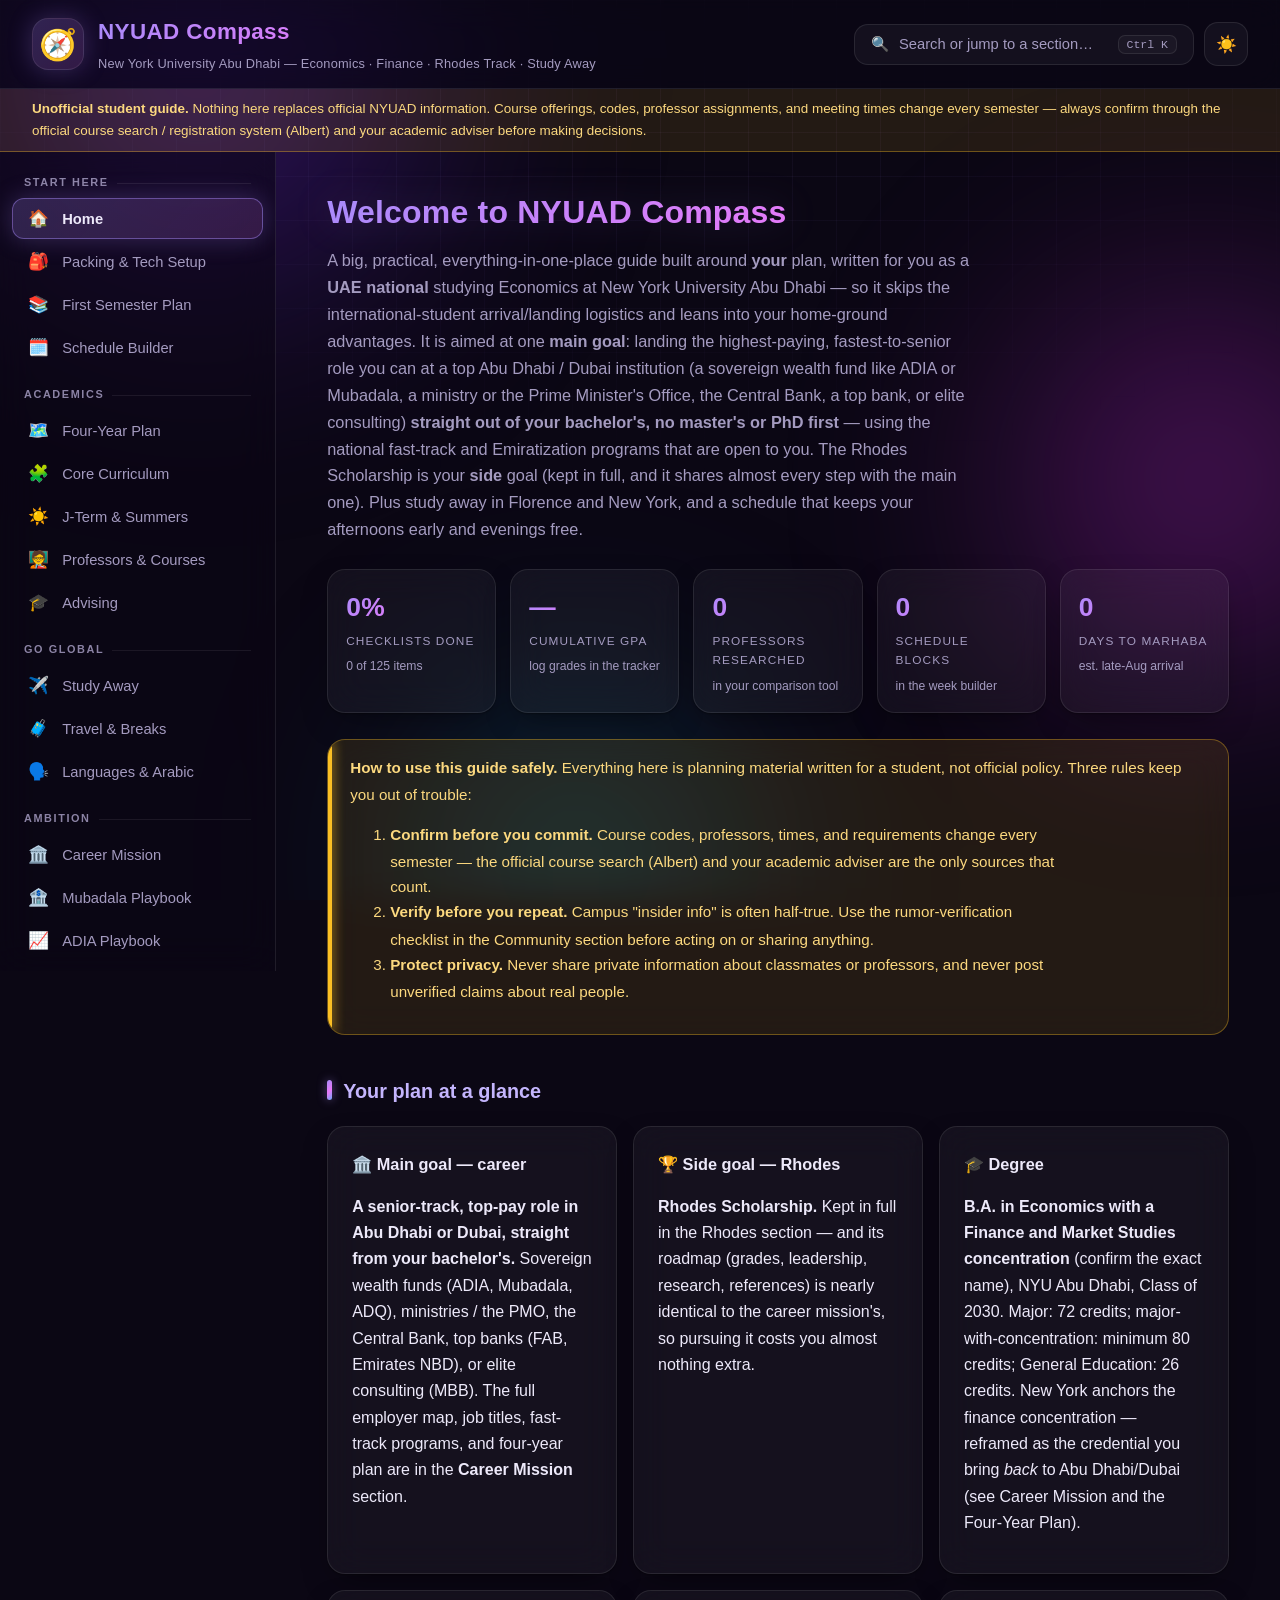
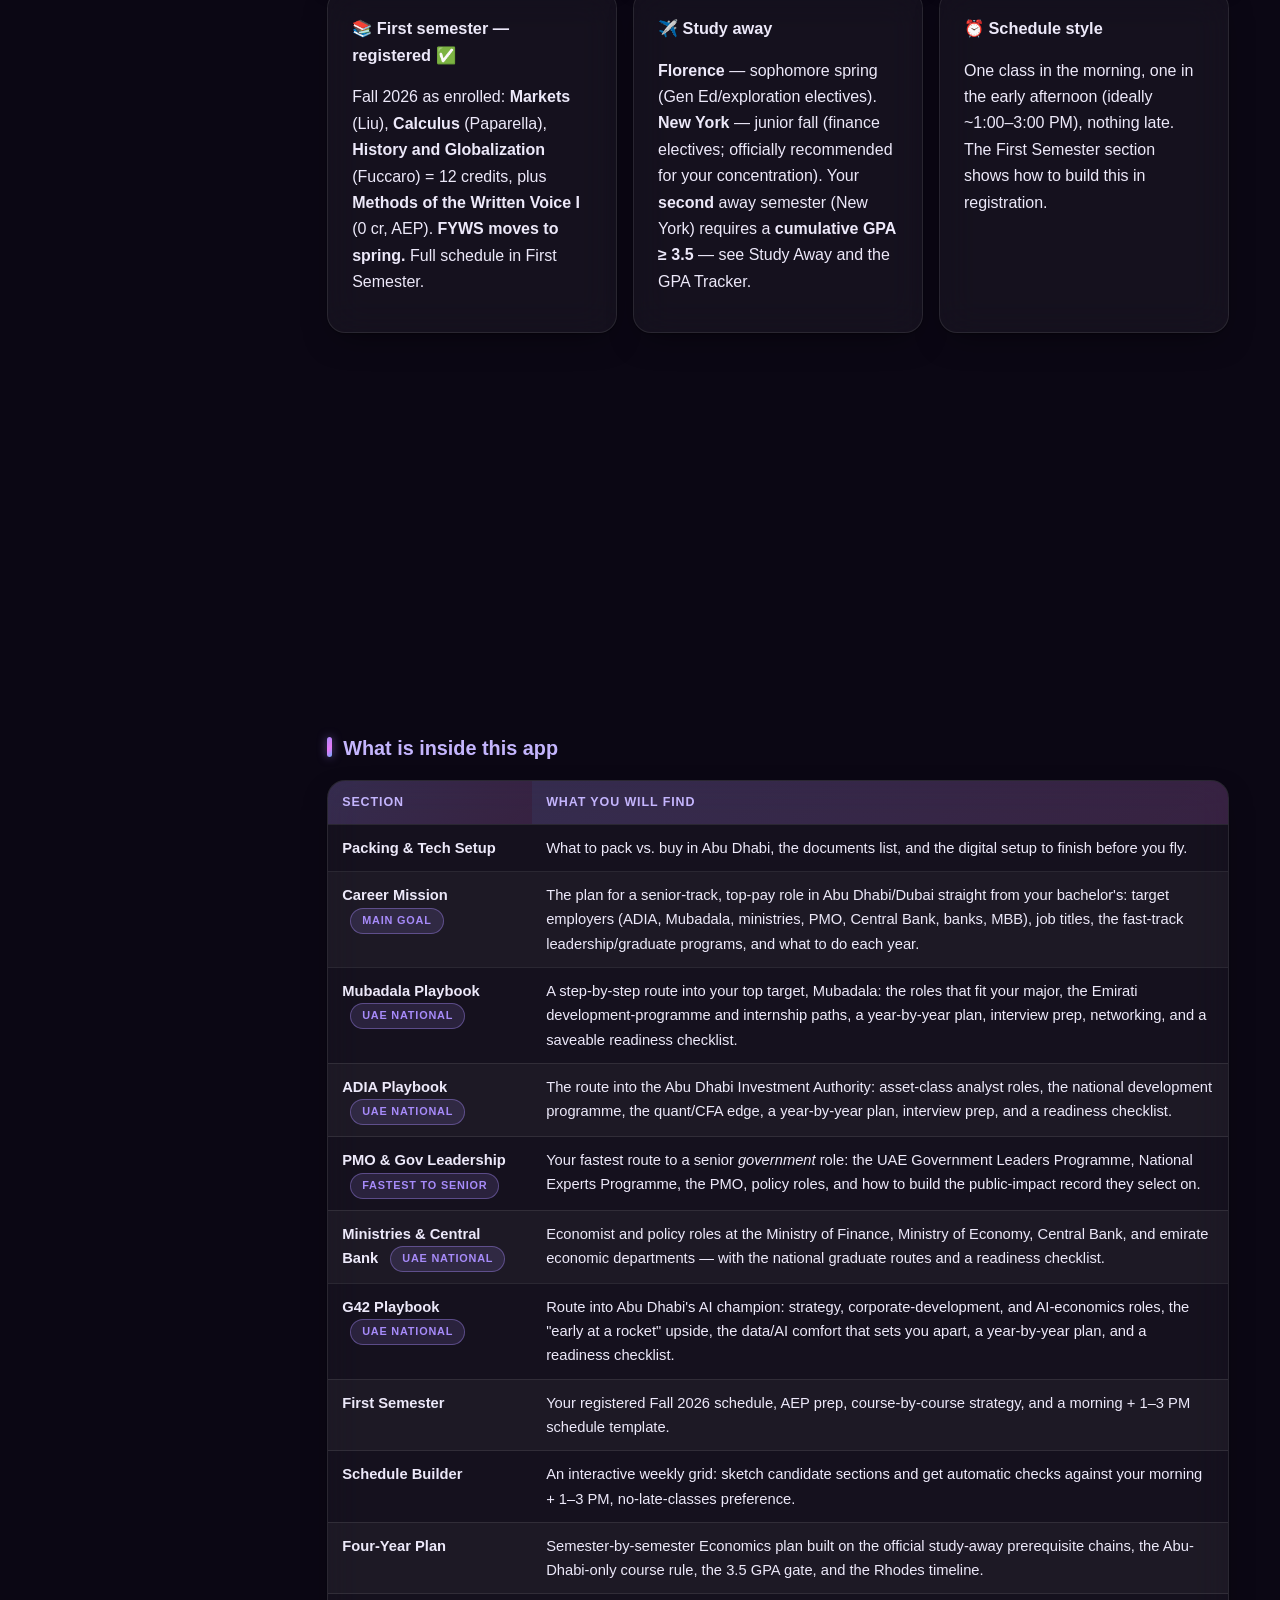
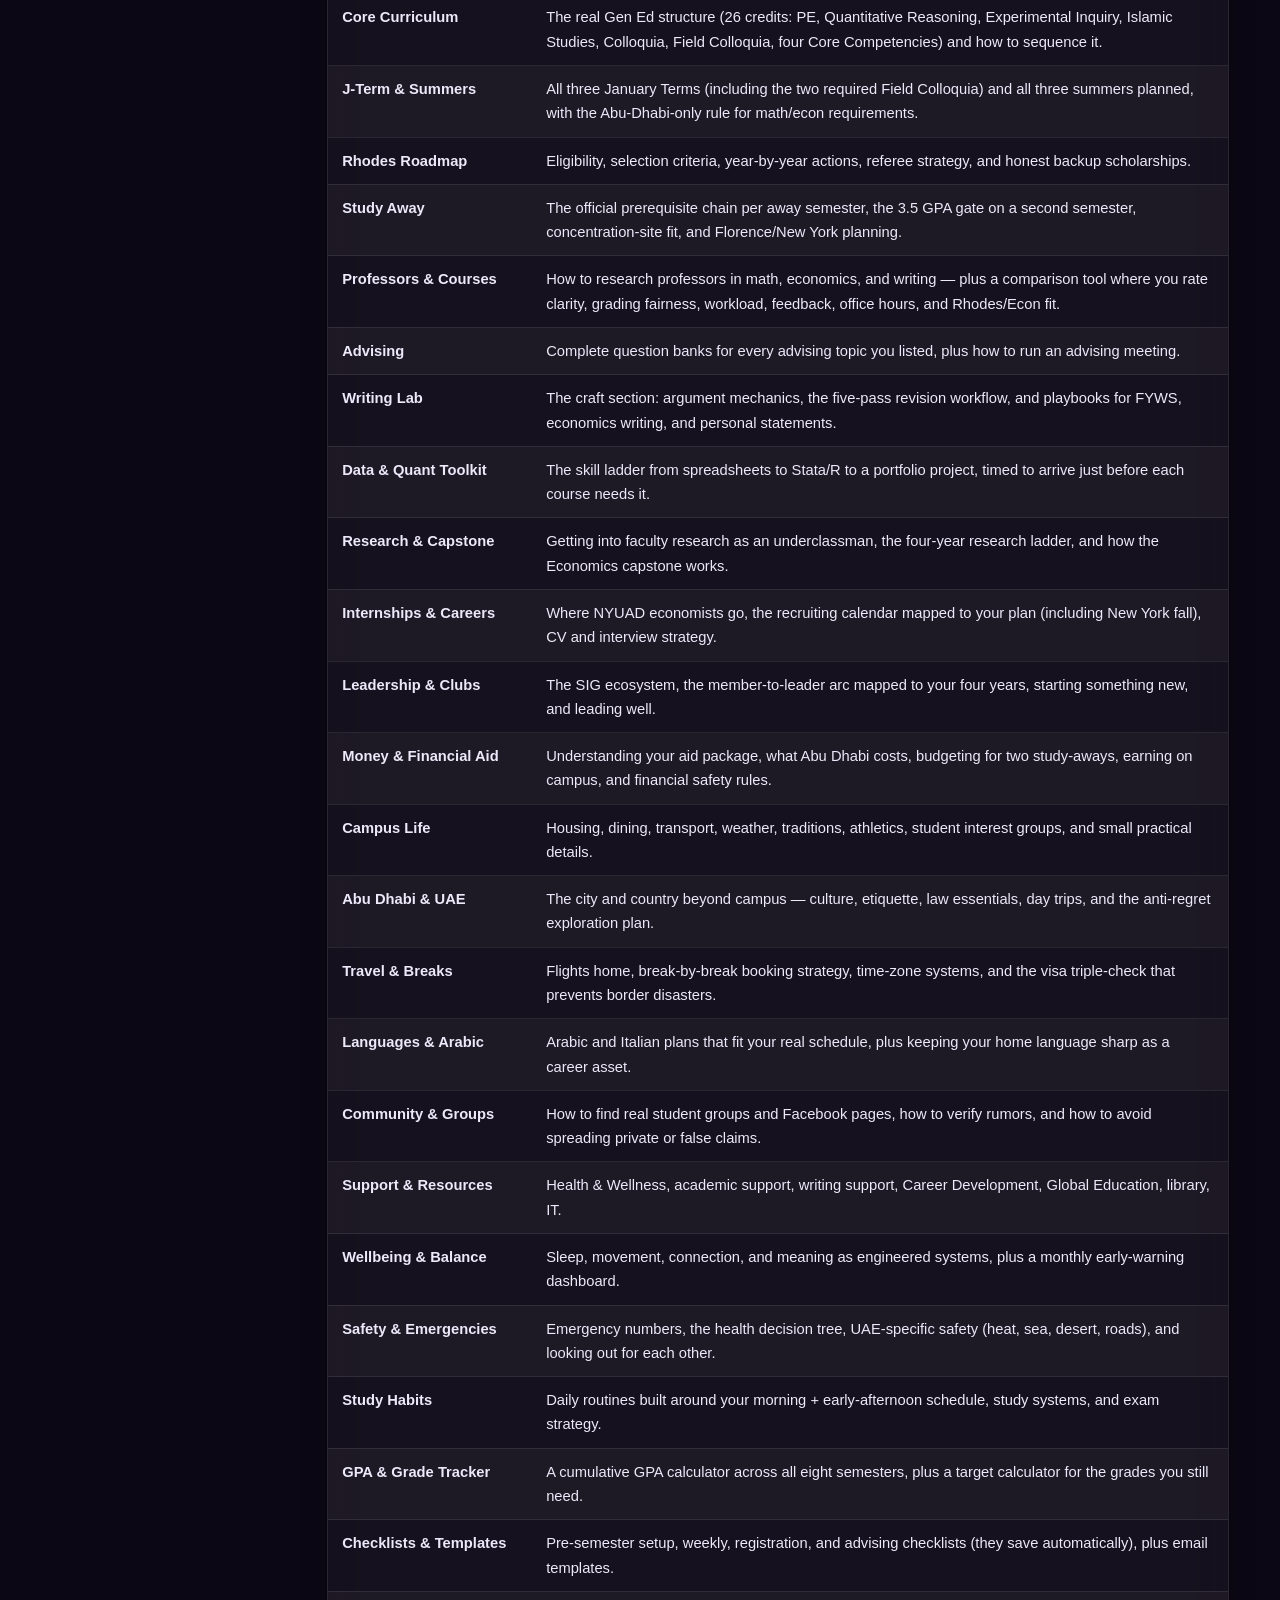
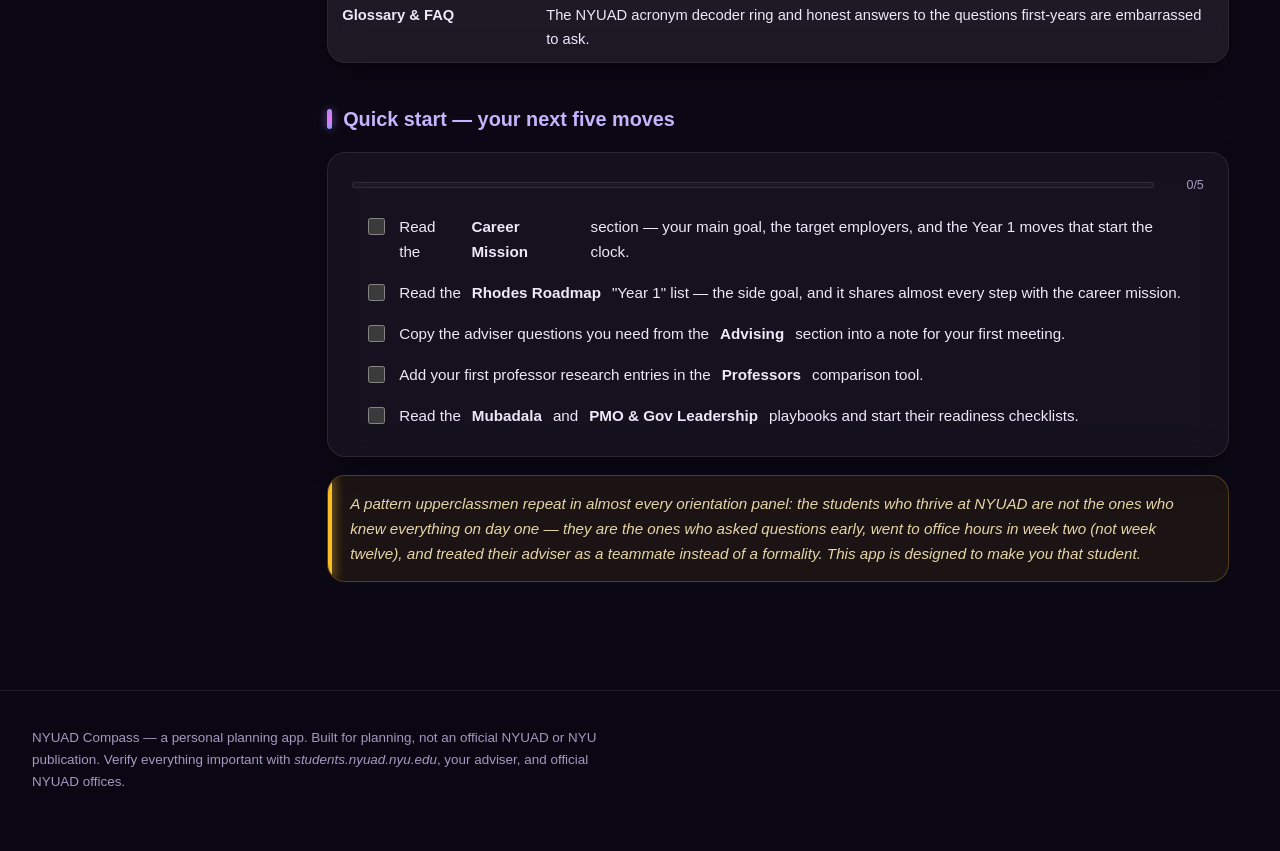
<file: index.html>
<!DOCTYPE html>
<html lang="en">
<head>
<meta charset="UTF-8">
<meta name="viewport" content="width=device-width, initial-scale=1.0">
<meta http-equiv="Cache-Control" content="no-cache, no-store, must-revalidate">
<meta http-equiv="Pragma" content="no-cache">
<meta http-equiv="Expires" content="0">
<title>NYUAD Compass — Student Guide &amp; Four-Year Planner</title>
<link rel="stylesheet" href="css/styles.css?v=20260724">
<script>
  (function () {
    try {
      var saved = localStorage.getItem("nyuad-compass-theme");
      if (saved === "dark" || saved === "light") {
        document.documentElement.setAttribute("data-theme", saved);
      }
    } catch (e) { /* private mode */ }
  })();
</script>
</head>
<body>

<div class="bg-aurora" aria-hidden="true">
  <span class="blob b1"></span>
  <span class="blob b2"></span>
  <span class="blob b3"></span>
</div>
<div class="bg-grid" aria-hidden="true"></div>
<div class="scroll-progress" id="scroll-progress" aria-hidden="true"></div>

<header class="topbar">
  <div class="brand">
    <span class="brand-mark">🧭</span>
    <div>
      <h1>NYUAD Compass</h1>
      <p class="tagline">New York University Abu Dhabi — Economics · Finance · Rhodes Track · Study Away</p>
    </div>
  </div>
  <div class="topbar-right">
    <button type="button" class="palette-trigger" id="palette-trigger" aria-label="Search the guide">
      <span>🔍</span><span class="trigger-text">Search or jump to a section…</span>
      <span class="kbd-hint">Ctrl K</span>
    </button>
    <button type="button" class="theme-toggle" id="theme-toggle" aria-label="Toggle dark mode" title="Toggle dark mode">🌙</button>
  </div>
</header>

<div class="disclaimer" role="note">
  <strong>Unofficial student guide.</strong> Nothing here replaces official NYUAD information. Course offerings, codes,
  professor assignments, and meeting times change every semester — always confirm through the official course search /
  registration system (Albert) and your academic adviser before making decisions.
</div>

<div class="layout">
  <nav class="sidenav" id="sidenav" aria-label="Guide sections"></nav>
  <main id="main-content"></main>
</div>

<footer class="footer">
  <p>NYUAD Compass — a personal planning app. Built for planning, not an official NYUAD or NYU publication.
  Verify everything important with <em>students.nyuad.nyu.edu</em>, your adviser, and official NYUAD offices.</p>
</footer>

<div class="palette-overlay" id="palette-overlay" role="dialog" aria-modal="true" aria-label="Search">
  <div class="palette">
    <input type="search" id="global-search" placeholder="Search everything… Calculus, Florence, Rhodes, GPA gate…" aria-label="Search the guide" autocomplete="off">
    <div id="search-results" class="search-results hidden" aria-live="polite"></div>
    <div class="palette-foot">
      <span><kbd>↵</kbd> open top result</span>
      <span><kbd>Esc</kbd> close</span>
      <span><kbd>Ctrl</kbd>+<kbd>K</kbd> toggle</span>
    </div>
  </div>
</div>

<button type="button" class="back-top" id="back-top" aria-label="Back to top">↑</button>

<script src="js/sections/home.js?v=20260724"></script>
<script src="js/sections/packing.js?v=20260724"></script>
<script src="js/sections/first-semester.js?v=20260724"></script>
<script src="js/sections/schedule-builder.js?v=20260724"></script>
<script src="js/sections/four-year.js?v=20260724"></script>
<script src="js/sections/career-mission.js?v=20260724"></script>
<script src="js/sections/mubadala.js?v=20260724"></script>
<script src="js/sections/adia.js?v=20260724"></script>
<script src="js/sections/pmo.js?v=20260724"></script>
<script src="js/sections/ministries.js?v=20260724"></script>
<script src="js/sections/g42.js?v=20260724"></script>
<script src="js/sections/core-curriculum.js?v=20260724"></script>
<script src="js/sections/jterm-summer.js?v=20260724"></script>
<script src="js/sections/rhodes.js?v=20260724"></script>
<script src="js/sections/study-away.js?v=20260724"></script>
<script src="js/sections/professors.js?v=20260724"></script>
<script src="js/sections/advising.js?v=20260724"></script>
<script src="js/sections/writing-lab.js?v=20260724"></script>
<script src="js/sections/quant-toolkit.js?v=20260724"></script>
<script src="js/sections/research-capstone.js?v=20260724"></script>
<script src="js/sections/careers.js?v=20260724"></script>
<script src="js/sections/leadership.js?v=20260724"></script>
<script src="js/sections/money.js?v=20260724"></script>
<script src="js/sections/campus-life.js?v=20260724"></script>
<script src="js/sections/abu-dhabi.js?v=20260724"></script>
<script src="js/sections/travel.js?v=20260724"></script>
<script src="js/sections/languages.js?v=20260724"></script>
<script src="js/sections/community.js?v=20260724"></script>
<script src="js/sections/support.js?v=20260724"></script>
<script src="js/sections/wellbeing.js?v=20260724"></script>
<script src="js/sections/safety.js?v=20260724"></script>
<script src="js/sections/habits.js?v=20260724"></script>
<script src="js/sections/gpa-tools.js?v=20260724"></script>
<script src="js/sections/checklists.js?v=20260724"></script>
<script src="js/sections/glossary.js?v=20260724"></script>
<script src="js/app.js?v=20260724"></script>
</body>
</html>
</file>
<file: css/styles.css>
/* ==========================================================================
   NYUAD Compass — futuristic glass design system
   Dark-first aurora glassmorphism. Light theme via [data-theme="light"].
   Variable names are stable — section HTML references them inline.
   ========================================================================== */

:root {
  /* brand */
  --violet: #a78bfa;
  --violet-dark: #c4b5fd;
  --violet-light: rgba(167, 139, 250, 0.14);
  --accent: #e879f9;
  --gold: #fbbf24;

  /* text */
  --ink: #ede9fa;
  --ink-soft: #a49bc0;

  /* surfaces */
  --bg: #0b0714;
  --card: rgba(255, 255, 255, 0.045);
  --card-solid: #171126;
  --stripe: rgba(255, 255, 255, 0.03);
  --line: rgba(255, 255, 255, 0.09);
  --hourline: rgba(255, 255, 255, 0.06);
  --glass-blur: 18px;

  /* status */
  --ok: #34d399;
  --ok-bg: rgba(52, 211, 153, 0.10);
  --ok-text: #86efc9;
  --ok-border: rgba(52, 211, 153, 0.35);
  --warn: #fbbf24;
  --warn-bg: rgba(251, 191, 36, 0.10);
  --warn-text: #fcd97f;
  --warn-border: rgba(251, 191, 36, 0.35);
  --danger: #fb7185;
  --danger-bg: rgba(251, 113, 133, 0.10);
  --danger-text: #fda4b3;
  --danger-border: rgba(251, 113, 133, 0.35);
  --info: #38bdf8;
  --info-bg: rgba(56, 189, 248, 0.10);
  --info-text: #93dcfb;
  --info-border: rgba(56, 189, 248, 0.35);
  --anecdote-bg: rgba(251, 191, 36, 0.07);
  --anecdote-border: rgba(251, 191, 36, 0.25);
  --anecdote-text: #e6d5a8;
  --goal-bg: rgba(251, 191, 36, 0.12);
  --on-accent: #ffffff;

  /* fx */
  --shadow-color: 0, 0, 0;
  --radius: 18px;
  --shadow: 0 1px 2px rgba(0,0,0,0.35), 0 12px 32px -12px rgba(0,0,0,0.5);
  --shadow-lg: 0 24px 70px -20px rgba(0, 0, 0, 0.75);
  --glow: 0 0 24px rgba(167, 139, 250, 0.25);
  --grad: linear-gradient(135deg, #a78bfa 0%, #e879f9 55%, #38bdf8 120%);
  --grad-soft: linear-gradient(135deg, rgba(167,139,250,0.22), rgba(232,121,249,0.16));

  color-scheme: dark;
}

:root[data-theme="light"] {
  --violet: #7c3aed;
  --violet-dark: #5b21b6;
  --violet-light: rgba(124, 58, 237, 0.10);
  --accent: #c026d3;
  --gold: #b45309;

  --ink: #241f33;
  --ink-soft: #5f5878;

  --bg: #f4f2fb;
  --card: rgba(255, 255, 255, 0.72);
  --card-solid: #ffffff;
  --stripe: rgba(124, 58, 237, 0.035);
  --line: rgba(60, 30, 120, 0.13);
  --hourline: rgba(60, 30, 120, 0.08);

  --ok: #059669;
  --ok-bg: rgba(5, 150, 105, 0.09);
  --ok-text: #065f46;
  --ok-border: rgba(5, 150, 105, 0.3);
  --warn: #b45309;
  --warn-bg: rgba(217, 119, 6, 0.10);
  --warn-text: #92400e;
  --warn-border: rgba(217, 119, 6, 0.3);
  --danger: #dc2626;
  --danger-bg: rgba(220, 38, 38, 0.08);
  --danger-text: #991b1b;
  --danger-border: rgba(220, 38, 38, 0.3);
  --info: #0369a1;
  --info-bg: rgba(3, 105, 161, 0.08);
  --info-text: #075985;
  --info-border: rgba(3, 105, 161, 0.3);
  --anecdote-bg: rgba(180, 83, 9, 0.06);
  --anecdote-border: rgba(180, 83, 9, 0.22);
  --anecdote-text: #6d4a1f;
  --goal-bg: rgba(180, 83, 9, 0.10);
  --on-accent: #ffffff;

  --shadow-color: 76, 51, 133;
  --shadow: 0 1px 2px rgba(76,51,133,0.08), 0 12px 32px -14px rgba(76,51,133,0.22);
  --shadow-lg: 0 24px 70px -24px rgba(76, 51, 133, 0.35);
  --glow: 0 0 24px rgba(124, 58, 237, 0.14);
  --grad: linear-gradient(135deg, #7c3aed 0%, #c026d3 55%, #0284c7 120%);
  --grad-soft: linear-gradient(135deg, rgba(124,58,237,0.10), rgba(192,38,211,0.08));

  color-scheme: light;
}

/* ---------- base ---------- */

* { box-sizing: border-box; }
html { scroll-behavior: smooth; }

body {
  margin: 0;
  font-family: "Segoe UI Variable", "Segoe UI", -apple-system, BlinkMacSystemFont, Inter, Roboto, "Helvetica Neue", Arial, sans-serif;
  color: var(--ink);
  background: var(--bg);
  line-height: 1.65;
  transition: background-color 0.3s ease, color 0.3s ease;
  overflow-x: hidden;
}

::selection { background: rgba(167, 139, 250, 0.35); }

/* custom scrollbar */
::-webkit-scrollbar { width: 10px; height: 10px; }
::-webkit-scrollbar-track { background: transparent; }
::-webkit-scrollbar-thumb {
  background: linear-gradient(180deg, rgba(167,139,250,0.4), rgba(232,121,249,0.4));
  border-radius: 99px;
  border: 2px solid transparent;
  background-clip: padding-box;
}
::-webkit-scrollbar-thumb:hover { background: linear-gradient(180deg, rgba(167,139,250,0.7), rgba(232,121,249,0.7)); background-clip: padding-box; border: 2px solid transparent; }

/* ---------- aurora background ---------- */

.bg-aurora {
  position: fixed;
  inset: 0;
  z-index: -2;
  overflow: hidden;
  pointer-events: none;
}
.bg-aurora .blob {
  position: absolute;
  border-radius: 50%;
  filter: blur(110px);
  opacity: 0.5;
  will-change: transform;
}
.bg-aurora .b1 { width: 55vw; height: 55vw; top: -22vw; left: -12vw; background: radial-gradient(circle, #6d28d9, transparent 65%); animation: drift1 26s ease-in-out infinite alternate; }
.bg-aurora .b2 { width: 44vw; height: 44vw; top: 22vh; right: -16vw; background: radial-gradient(circle, #c026d3, transparent 65%); animation: drift2 32s ease-in-out infinite alternate; }
.bg-aurora .b3 { width: 38vw; height: 38vw; bottom: -16vw; left: 26vw; background: radial-gradient(circle, #0e7490, transparent 65%); animation: drift3 38s ease-in-out infinite alternate; }
:root[data-theme="light"] .bg-aurora .blob { opacity: 0.20; }

@keyframes drift1 { to { transform: translate(9vw, 7vh) scale(1.12); } }
@keyframes drift2 { to { transform: translate(-7vw, -6vh) scale(0.92); } }
@keyframes drift3 { to { transform: translate(-5vw, -9vh) scale(1.08); } }

.bg-grid {
  position: fixed;
  inset: 0;
  z-index: -1;
  pointer-events: none;
  background-image:
    linear-gradient(rgba(167,139,250,0.05) 1px, transparent 1px),
    linear-gradient(90deg, rgba(167,139,250,0.05) 1px, transparent 1px);
  background-size: 44px 44px;
  mask-image: radial-gradient(ellipse 90% 70% at 50% 0%, black 30%, transparent 78%);
  -webkit-mask-image: radial-gradient(ellipse 90% 70% at 50% 0%, black 30%, transparent 78%);
}
:root[data-theme="light"] .bg-grid { opacity: 0.6; }

/* ---------- scroll progress ---------- */

.scroll-progress {
  position: fixed;
  top: 0; left: 0;
  height: 3px;
  width: 0%;
  background: var(--grad);
  z-index: 120;
  box-shadow: 0 0 12px rgba(167,139,250,0.7);
  transition: width 0.08s linear;
}

/* ---------- top bar ---------- */

.topbar {
  position: sticky;
  top: 0;
  z-index: 100;
  display: flex;
  align-items: center;
  justify-content: space-between;
  gap: 16px;
  flex-wrap: wrap;
  padding: 14px clamp(16px, 3vw, 32px);
  background: color-mix(in srgb, var(--bg) 72%, transparent);
  -webkit-backdrop-filter: blur(var(--glass-blur)) saturate(1.4);
  backdrop-filter: blur(var(--glass-blur)) saturate(1.4);
  border-bottom: 1px solid var(--line);
}

.brand { display: flex; align-items: center; gap: 14px; }
.brand-mark {
  font-size: 1.9rem;
  display: grid;
  place-items: center;
  width: 52px; height: 52px;
  border-radius: 16px;
  background: var(--grad-soft);
  border: 1px solid var(--line);
  box-shadow: var(--glow);
}
.brand h1 {
  margin: 0;
  font-size: 1.4rem;
  letter-spacing: 0.4px;
  background: var(--grad);
  -webkit-background-clip: text;
  background-clip: text;
  color: transparent;
}
.tagline { margin: 2px 0 0; font-size: 0.8rem; color: var(--ink-soft); letter-spacing: 0.2px; }

.topbar-right { display: flex; align-items: center; gap: 10px; }

/* palette trigger styled like a search field */
.palette-trigger {
  display: flex;
  align-items: center;
  gap: 10px;
  min-width: min(340px, 60vw);
  padding: 10px 16px;
  border-radius: 14px;
  border: 1px solid var(--line);
  background: var(--card);
  color: var(--ink-soft);
  font-size: 0.92rem;
  font-family: inherit;
  cursor: pointer;
  transition: border-color 0.2s ease, box-shadow 0.2s ease, transform 0.15s ease;
}
.palette-trigger:hover { border-color: rgba(167,139,250,0.5); box-shadow: var(--glow); }
.palette-trigger .kbd-hint {
  margin-left: auto;
  font-size: 0.72rem;
  padding: 2px 8px;
  border-radius: 7px;
  border: 1px solid var(--line);
  background: var(--stripe);
  font-family: ui-monospace, "Cascadia Code", Menlo, Consolas, monospace;
  color: var(--ink-soft);
}

.theme-toggle {
  flex-shrink: 0;
  width: 44px; height: 44px;
  border-radius: 14px;
  border: 1px solid var(--line);
  background: var(--card);
  color: var(--ink);
  font-size: 1.05rem;
  cursor: pointer;
  display: grid;
  place-items: center;
  transition: border-color 0.2s ease, box-shadow 0.2s ease, transform 0.15s ease;
}
.theme-toggle:hover { border-color: rgba(167,139,250,0.5); box-shadow: var(--glow); transform: translateY(-1px); }
.theme-toggle:active { transform: scale(0.94); }

/* ---------- disclaimer ---------- */

.disclaimer {
  padding: 9px clamp(16px, 3vw, 32px);
  font-size: 0.84rem;
  color: var(--warn-text);
  background: var(--warn-bg);
  border-bottom: 1px solid var(--warn-border);
}

/* ---------- layout ---------- */

.layout {
  display: grid;
  grid-template-columns: 276px minmax(0, 1fr);
  min-height: 70vh;
}

/* ---------- side navigation ---------- */

.sidenav {
  position: sticky;
  top: 81px;
  align-self: start;
  max-height: calc(100vh - 81px);
  overflow-y: auto;
  padding: 18px 12px 60px;
  border-right: 1px solid var(--line);
  background: color-mix(in srgb, var(--bg) 55%, transparent);
  -webkit-backdrop-filter: blur(var(--glass-blur));
  backdrop-filter: blur(var(--glass-blur));
}

.nav-group-label {
  margin: 18px 12px 6px;
  font-size: 0.68rem;
  font-weight: 700;
  letter-spacing: 1.6px;
  text-transform: uppercase;
  color: var(--ink-soft);
  opacity: 0.85;
  display: flex;
  align-items: center;
  gap: 8px;
}
.nav-group-label:first-child { margin-top: 4px; }
.nav-group-label::after { content: ""; flex: 1; height: 1px; background: var(--line); }

.sidenav button {
  display: flex;
  align-items: center;
  gap: 11px;
  width: 100%;
  text-align: left;
  padding: 9px 13px;
  margin: 2px 0;
  border: 1px solid transparent;
  border-radius: 12px;
  background: transparent;
  font-size: 0.92rem;
  color: var(--ink-soft);
  cursor: pointer;
  font-family: inherit;
  transition: background-color 0.18s ease, color 0.18s ease, border-color 0.18s ease, transform 0.14s ease;
}
.sidenav button:hover {
  background: var(--violet-light);
  color: var(--ink);
  transform: translateX(3px);
}
.sidenav button.active {
  background: var(--grad-soft);
  border-color: rgba(167, 139, 250, 0.45);
  color: var(--ink);
  font-weight: 600;
  box-shadow: var(--glow);
}
.sidenav .nav-icon {
  font-size: 1.05rem;
  width: 1.5em;
  text-align: center;
  filter: saturate(1.2);
}

/* ---------- main / sections ---------- */

main {
  padding: 34px clamp(18px, 4vw, 52px) 90px;
  max-width: 1120px;
}

section.app-section { display: none; }
section.app-section.visible { display: block; animation: sectionIn 0.4s cubic-bezier(0.22, 1, 0.36, 1); }

@keyframes sectionIn {
  from { opacity: 0; transform: translateY(16px) scale(0.995); }
  to   { opacity: 1; transform: none; }
}

.app-section > h2 {
  font-size: clamp(1.55rem, 3vw, 2rem);
  margin: 0 0 8px;
  letter-spacing: 0.2px;
  background: var(--grad);
  -webkit-background-clip: text;
  background-clip: text;
  color: transparent;
  filter: drop-shadow(0 0 18px rgba(167,139,250,0.18));
}
.app-section > h2 .badge { filter: none; }

.section-lede {
  color: var(--ink-soft);
  font-size: 1.02rem;
  margin: 0 0 26px;
  max-width: 72ch;
}

h3 {
  position: relative;
  color: var(--violet-dark);
  margin: 40px 0 12px;
  font-size: 1.24rem;
  padding-left: 16px;
}
h3::before {
  content: "";
  position: absolute;
  left: 0; top: 0.28em;
  width: 5px; height: 1em;
  border-radius: 99px;
  background: var(--grad);
  box-shadow: 0 0 10px rgba(167,139,250,0.55);
}
h4 { color: var(--ink); margin: 22px 0 8px; font-size: 1.02rem; }

p, li { max-width: 80ch; }
a { color: var(--accent); text-underline-offset: 3px; }

/* ---------- cards ---------- */

.card {
  position: relative;
  background: var(--card);
  border: 1px solid var(--line);
  border-radius: var(--radius);
  box-shadow: var(--shadow);
  -webkit-backdrop-filter: blur(var(--glass-blur));
  backdrop-filter: blur(var(--glass-blur));
  padding: 20px 24px;
  margin: 16px 0;
  transition: transform 0.22s cubic-bezier(0.22, 1, 0.36, 1), border-color 0.22s ease, box-shadow 0.22s ease;
  overflow: hidden;
}
.card::before {
  content: "";
  position: absolute;
  inset: 0 0 auto 0;
  height: 2px;
  background: var(--grad);
  opacity: 0;
  transition: opacity 0.25s ease;
}
.card:hover {
  transform: translateY(-3px);
  border-color: rgba(167, 139, 250, 0.4);
  box-shadow: var(--shadow-lg), var(--glow);
}
.card:hover::before { opacity: 1; }
.card h3, .card h4 { margin-top: 4px; }

.card-grid {
  display: grid;
  grid-template-columns: repeat(auto-fit, minmax(275px, 1fr));
  gap: 16px;
  margin: 18px 0;
}
.card-grid .card { margin: 0; }

/* ---------- callouts ---------- */

.callout {
  position: relative;
  border-radius: var(--radius);
  padding: 15px 19px 15px 22px;
  margin: 18px 0;
  font-size: 0.95rem;
  border: 1px solid transparent;
  -webkit-backdrop-filter: blur(var(--glass-blur));
  backdrop-filter: blur(var(--glass-blur));
  overflow: hidden;
}
.callout::before {
  content: "";
  position: absolute;
  left: 0; top: 0; bottom: 0;
  width: 4px;
  border-radius: 99px;
}
.callout strong:first-child { display: inline-block; margin-bottom: 2px; }
.callout.tip     { background: var(--ok-bg);     color: var(--ok-text);     border-color: var(--ok-border); }
.callout.tip::before     { background: var(--ok);     box-shadow: 0 0 12px var(--ok); }
.callout.warn    { background: var(--warn-bg);   color: var(--warn-text);   border-color: var(--warn-border); }
.callout.warn::before    { background: var(--warn);   box-shadow: 0 0 12px var(--warn); }
.callout.danger  { background: var(--danger-bg); color: var(--danger-text); border-color: var(--danger-border); }
.callout.danger::before  { background: var(--danger); box-shadow: 0 0 12px var(--danger); }
.callout.info    { background: var(--info-bg);   color: var(--info-text);   border-color: var(--info-border); }
.callout.info::before    { background: var(--info);   box-shadow: 0 0 12px var(--info); }
.callout.anecdote {
  background: var(--anecdote-bg);
  border-color: var(--anecdote-border);
  color: var(--anecdote-text);
  font-style: italic;
}
.callout.anecdote::before { background: var(--gold); box-shadow: 0 0 12px var(--gold); }
.callout.anecdote > strong:first-child::before, .callout.anecdote > p:first-child::before { content: ""; }

/* ---------- badges ---------- */

.badge {
  display: inline-block;
  font-size: 0.68rem;
  font-weight: 700;
  letter-spacing: 0.8px;
  text-transform: uppercase;
  padding: 3px 11px;
  border-radius: 999px;
  vertical-align: middle;
  margin-left: 8px;
  border: 1px solid;
}
.badge.core     { background: var(--violet-light); color: var(--violet); border-color: rgba(167,139,250,0.4); }
.badge.confirm  { background: var(--warn-bg);  color: var(--warn);  border-color: var(--warn-border); }
.badge.sample   { background: var(--info-bg);  color: var(--info);  border-color: var(--info-border); }
.badge.goal     { background: var(--goal-bg);  color: var(--gold);  border-color: var(--warn-border); }

/* ---------- tables ---------- */

.table-wrap {
  overflow-x: auto;
  margin: 16px 0;
  border-radius: var(--radius);
  border: 1px solid var(--line);
  background: var(--card);
  -webkit-backdrop-filter: blur(var(--glass-blur));
  backdrop-filter: blur(var(--glass-blur));
  box-shadow: var(--shadow);
}
table {
  border-collapse: collapse;
  width: 100%;
  font-size: 0.92rem;
}
th, td {
  padding: 11px 14px;
  border-bottom: 1px solid var(--line);
  text-align: left;
  vertical-align: top;
}
th {
  background: var(--grad-soft);
  color: var(--violet-dark);
  font-size: 0.78rem;
  text-transform: uppercase;
  letter-spacing: 0.9px;
}
tr:last-child td { border-bottom: none; }
tbody tr { transition: background-color 0.15s ease; }
tbody tr:nth-child(even) { background: var(--stripe); }
tbody tr:hover { background: var(--violet-light); }

/* ---------- semester blocks ---------- */

.semester {
  position: relative;
  padding: 14px 18px 14px 26px;
  margin: 20px 0;
  border: 1px solid var(--line);
  border-radius: var(--radius);
  background: var(--card);
  -webkit-backdrop-filter: blur(var(--glass-blur));
  backdrop-filter: blur(var(--glass-blur));
  transition: border-color 0.2s ease, box-shadow 0.2s ease;
}
.semester::before {
  content: "";
  position: absolute;
  left: 0; top: 0; bottom: 0;
  width: 4px;
  border-radius: 99px;
  background: var(--grad);
  box-shadow: 0 0 12px rgba(167,139,250,0.5);
}
.semester:hover { border-color: rgba(167,139,250,0.4); box-shadow: var(--glow); }
.semester.away::before { background: linear-gradient(180deg, var(--gold), #f97316); box-shadow: 0 0 12px rgba(251,191,36,0.5); }
.semester h4 { margin: 0 0 4px; font-size: 1.05rem; }
.semester .sem-note { color: var(--ink-soft); font-size: 0.9rem; margin: 0 0 8px; }
.semester ul { margin: 6px 0; }

/* ---------- checklists ---------- */

label.check {
  display: flex;
  gap: 11px;
  align-items: flex-start;
  padding: 8px 12px;
  border-radius: 10px;
  cursor: pointer;
  font-size: 0.95rem;
  transition: background-color 0.15s ease;
}
label.check:hover { background: var(--violet-light); }
label.check input {
  margin-top: 4px;
  width: 17px; height: 17px;
  accent-color: var(--violet);
  flex-shrink: 0;
  cursor: pointer;
}
label.check.done { color: var(--ink-soft); }
label.check.done > :not(input) { text-decoration: line-through; }
label.check.done { text-decoration: line-through; }

.ck-progress {
  display: flex;
  align-items: center;
  gap: 10px;
  margin: 2px 0 10px;
  font-size: 0.78rem;
  color: var(--ink-soft);
}
.ck-progress .ckp-bar {
  flex: 1;
  height: 6px;
  border-radius: 99px;
  background: var(--stripe);
  border: 1px solid var(--line);
  overflow: hidden;
}
.ck-progress .ckp-fill {
  height: 100%;
  width: 0%;
  border-radius: 99px;
  background: var(--grad);
  box-shadow: 0 0 8px rgba(167,139,250,0.6);
  transition: width 0.45s cubic-bezier(0.22, 1, 0.36, 1);
}
.ck-progress .ckp-label { min-width: 3.2em; text-align: right; font-variant-numeric: tabular-nums; }

.progress-pill {
  font-size: 0.78rem;
  color: var(--violet);
  background: var(--violet-light);
  border: 1px solid rgba(167,139,250,0.35);
  border-radius: 999px;
  padding: 2px 11px;
  margin-left: 8px;
}

/* ---------- forms (prof tool, GPA, schedule) ---------- */

.prof-form {
  display: grid;
  grid-template-columns: repeat(auto-fit, minmax(215px, 1fr));
  gap: 13px;
  align-items: end;
}
.prof-form .field { display: flex; flex-direction: column; gap: 5px; }
.prof-form label { font-size: 0.78rem; font-weight: 600; letter-spacing: 0.3px; color: var(--ink-soft); }
.prof-form input[type="text"], .prof-form select, .prof-form textarea {
  padding: 10px 12px;
  border: 1px solid var(--line);
  border-radius: 11px;
  font-size: 0.92rem;
  font-family: inherit;
  background: var(--stripe);
  color: var(--ink);
  transition: border-color 0.2s ease, box-shadow 0.2s ease;
}
.prof-form input[type="text"]:focus, .prof-form select:focus, .prof-form textarea:focus {
  outline: none;
  border-color: rgba(167,139,250,0.6);
  box-shadow: 0 0 0 3px rgba(167,139,250,0.18);
}
.prof-form .field.wide { grid-column: 1 / -1; }

.rating-row { display: flex; align-items: center; gap: 8px; }
.rating-row input[type="range"] { flex: 1; accent-color: var(--violet); }
.rating-val { font-weight: 700; color: var(--violet); min-width: 1.4em; text-align: center; }

button.btn {
  position: relative;
  background: var(--grad);
  color: var(--on-accent);
  border: none;
  border-radius: 12px;
  padding: 11px 22px;
  font-size: 0.94rem;
  font-weight: 600;
  letter-spacing: 0.2px;
  cursor: pointer;
  font-family: inherit;
  transition: transform 0.15s ease, box-shadow 0.2s ease, filter 0.2s ease;
  box-shadow: 0 4px 18px -6px rgba(167,139,250,0.55);
}
button.btn:hover { transform: translateY(-2px); box-shadow: 0 8px 26px -6px rgba(167,139,250,0.7); filter: brightness(1.06); }
button.btn:active { transform: scale(0.97); }
button.btn.secondary {
  background: var(--card);
  color: var(--violet);
  border: 1px solid rgba(167,139,250,0.45);
  box-shadow: none;
}
button.btn.secondary:hover { box-shadow: var(--glow); }
button.btn.small { padding: 5px 13px; font-size: 0.8rem; border-radius: 9px; }
button.btn.danger { background: linear-gradient(135deg, #f43f5e, #fb7185); box-shadow: 0 4px 18px -6px rgba(251,113,133,0.5); }

.stars { color: var(--gold); letter-spacing: 1.5px; white-space: nowrap; text-shadow: 0 0 8px rgba(251,191,36,0.5); }

/* ---------- schedule builder ---------- */

.sched-grid {
  display: grid;
  grid-template-columns: 52px repeat(5, minmax(120px, 1fr));
  gap: 5px;
  min-width: 680px;
  padding: 6px;
}
.sched-grid .sg-head {
  font-size: 0.76rem;
  font-weight: 700;
  letter-spacing: 1.2px;
  text-transform: uppercase;
  color: var(--violet-dark);
  text-align: center;
  padding: 4px 0;
}
.sched-grid .sg-times { position: relative; font-size: 0.68rem; color: var(--ink-soft); }
.sched-grid .sg-times div { position: absolute; right: 6px; transform: translateY(-50%); font-variant-numeric: tabular-nums; }
.sched-grid .sg-day {
  position: relative;
  background: var(--stripe);
  border: 1px solid var(--line);
  border-radius: 12px;
}
.sched-grid .sg-hourline { position: absolute; left: 0; right: 0; border-top: 1px dashed var(--hourline); }
.sched-block {
  position: absolute;
  left: 3px; right: 3px;
  border-radius: 8px;
  padding: 3px 7px;
  font-size: 0.72rem;
  line-height: 1.25;
  overflow: hidden;
  color: var(--on-accent);
  background: linear-gradient(135deg, #7c3aed, #a78bfa);
  box-shadow: 0 2px 10px -2px rgba(124,58,237,0.6);
  transition: transform 0.15s ease, box-shadow 0.15s ease;
}
.sched-block:hover { transform: scale(1.02); z-index: 2; box-shadow: 0 4px 16px -2px rgba(124,58,237,0.8); }
.sched-block.kind-rec   { background: linear-gradient(135deg, #8b5cf6, #c084fc); }
.sched-block.kind-oh    { background: linear-gradient(135deg, #059669, #34d399); box-shadow: 0 2px 10px -2px rgba(52,211,153,0.5); }
.sched-block.kind-study { background: linear-gradient(135deg, #475569, #94a3b8); box-shadow: 0 2px 10px -2px rgba(100,116,139,0.5); }
.sched-block.kind-sig   { background: linear-gradient(135deg, #d97706, #fbbf24); box-shadow: 0 2px 10px -2px rgba(251,191,36,0.5); }
.sched-block.kind-other { background: linear-gradient(135deg, #0284c7, #38bdf8); box-shadow: 0 2px 10px -2px rgba(56,189,248,0.5); }
.sched-block.late       { background: linear-gradient(135deg, #e11d48, #fb7185); box-shadow: 0 2px 10px -2px rgba(251,113,133,0.6); }
.sched-block .sb-time { opacity: 0.85; display: block; font-size: 0.64rem; font-variant-numeric: tabular-nums; }

.sched-flag { padding: 8px 13px; border-radius: 11px; margin: 5px 0; font-size: 0.9rem; border: 1px solid; }
.sched-flag.ok    { background: var(--ok-bg);     color: var(--ok-text);     border-color: var(--ok-border); }
.sched-flag.amber { background: var(--warn-bg);   color: var(--warn-text);   border-color: var(--warn-border); }
.sched-flag.red   { background: var(--danger-bg); color: var(--danger-text); border-color: var(--danger-border); }

/* ---------- command palette ---------- */

.palette-overlay {
  position: fixed;
  inset: 0;
  z-index: 200;
  display: none;
  align-items: flex-start;
  justify-content: center;
  padding: 12vh 16px 16px;
  background: rgba(5, 3, 12, 0.55);
  -webkit-backdrop-filter: blur(8px);
  backdrop-filter: blur(8px);
}
.palette-overlay.open { display: flex; animation: fadeIn 0.16s ease; }
@keyframes fadeIn { from { opacity: 0; } to { opacity: 1; } }

.palette {
  width: min(640px, 94vw);
  border-radius: 20px;
  border: 1px solid rgba(167,139,250,0.35);
  background: color-mix(in srgb, var(--bg) 86%, transparent);
  -webkit-backdrop-filter: blur(28px) saturate(1.4);
  backdrop-filter: blur(28px) saturate(1.4);
  box-shadow: var(--shadow-lg), 0 0 60px rgba(167,139,250,0.18);
  overflow: hidden;
  animation: paletteIn 0.22s cubic-bezier(0.22, 1, 0.36, 1);
}
@keyframes paletteIn { from { opacity: 0; transform: translateY(-14px) scale(0.98); } to { opacity: 1; transform: none; } }

.palette input[type="search"] {
  width: 100%;
  padding: 17px 20px;
  border: none;
  border-bottom: 1px solid var(--line);
  background: transparent;
  color: var(--ink);
  font-size: 1.02rem;
  font-family: inherit;
  outline: none;
}
.palette input[type="search"]::placeholder { color: var(--ink-soft); }

.palette .search-results {
  position: static;
  width: auto;
  max-height: 46vh;
  overflow-y: auto;
  background: transparent;
  border: none;
  border-radius: 0;
  box-shadow: none;
  padding: 8px;
}
.search-results.hidden { display: none; }
.search-results .hit {
  padding: 10px 13px;
  border-radius: 12px;
  cursor: pointer;
  font-size: 0.9rem;
  border: 1px solid transparent;
  transition: background-color 0.12s ease, border-color 0.12s ease;
}
.search-results .hit:hover, .search-results .hit.kb-focus {
  background: var(--violet-light);
  border-color: rgba(167,139,250,0.35);
}
.search-results .hit .hit-section {
  font-weight: 700;
  color: var(--violet);
  font-size: 0.74rem;
  text-transform: uppercase;
  letter-spacing: 1px;
}
.search-results .empty { padding: 14px; color: var(--ink-soft); font-size: 0.9rem; }

.palette .palette-foot {
  display: flex;
  gap: 16px;
  padding: 9px 18px;
  border-top: 1px solid var(--line);
  font-size: 0.72rem;
  color: var(--ink-soft);
}
.palette .palette-foot kbd {
  background: var(--stripe);
  border: 1px solid var(--line);
  border-radius: 5px;
  padding: 1px 6px;
  font-family: ui-monospace, "Cascadia Code", Menlo, Consolas, monospace;
  font-size: 0.72rem;
  color: var(--ink-soft);
}

/* ---------- dashboard stats strip (home) ---------- */

.stats-strip {
  display: grid;
  grid-template-columns: repeat(auto-fit, minmax(160px, 1fr));
  gap: 14px;
  margin: 4px 0 26px;
}
.stat-tile {
  position: relative;
  padding: 16px 18px;
  border-radius: var(--radius);
  border: 1px solid var(--line);
  background: var(--card);
  -webkit-backdrop-filter: blur(var(--glass-blur));
  backdrop-filter: blur(var(--glass-blur));
  box-shadow: var(--shadow);
  overflow: hidden;
  transition: transform 0.2s ease, border-color 0.2s ease, box-shadow 0.2s ease;
}
.stat-tile:hover { transform: translateY(-3px); border-color: rgba(167,139,250,0.45); box-shadow: var(--glow); }
.stat-tile .st-value {
  font-size: 1.65rem;
  font-weight: 800;
  letter-spacing: 0.3px;
  background: var(--grad);
  -webkit-background-clip: text;
  background-clip: text;
  color: transparent;
  font-variant-numeric: tabular-nums;
}
.stat-tile .st-label {
  font-size: 0.74rem;
  letter-spacing: 1.1px;
  text-transform: uppercase;
  color: var(--ink-soft);
  margin-top: 2px;
}
.stat-tile .st-sub { font-size: 0.76rem; color: var(--ink-soft); margin-top: 5px; }
.stat-tile.gate-ok .st-sub { color: var(--ok-text); }
.stat-tile.gate-low .st-sub { color: var(--danger-text); }

/* ---------- back to top ---------- */

.back-top {
  position: fixed;
  right: 22px;
  bottom: 22px;
  z-index: 90;
  width: 46px; height: 46px;
  border-radius: 14px;
  border: 1px solid rgba(167,139,250,0.4);
  background: var(--card);
  -webkit-backdrop-filter: blur(var(--glass-blur));
  backdrop-filter: blur(var(--glass-blur));
  color: var(--violet);
  font-size: 1.15rem;
  cursor: pointer;
  display: grid;
  place-items: center;
  opacity: 0;
  pointer-events: none;
  transform: translateY(10px);
  transition: opacity 0.25s ease, transform 0.25s ease, box-shadow 0.2s ease;
}
.back-top.show { opacity: 1; pointer-events: auto; transform: none; }
.back-top:hover { box-shadow: var(--glow); }

/* ---------- reveal-on-scroll ---------- */

.rv { opacity: 0; transform: translateY(18px); }
.rv.rv-in {
  opacity: 1;
  transform: none;
  transition: opacity 0.55s cubic-bezier(0.22, 1, 0.36, 1), transform 0.55s cubic-bezier(0.22, 1, 0.36, 1);
}

/* ---------- footer ---------- */

.footer {
  border-top: 1px solid var(--line);
  padding: 22px clamp(16px, 3vw, 32px) 44px;
  color: var(--ink-soft);
  font-size: 0.84rem;
  background: color-mix(in srgb, var(--bg) 60%, transparent);
  -webkit-backdrop-filter: blur(var(--glass-blur));
  backdrop-filter: blur(var(--glass-blur));
}

/* ---------- misc ---------- */

details {
  border: 1px solid var(--line);
  border-radius: 14px;
  background: var(--card);
  -webkit-backdrop-filter: blur(var(--glass-blur));
  backdrop-filter: blur(var(--glass-blur));
  padding: 12px 18px;
  margin: 10px 0;
  transition: border-color 0.2s ease, box-shadow 0.2s ease;
}
details:hover { border-color: rgba(167,139,250,0.35); }
details[open] { box-shadow: var(--shadow); border-color: rgba(167,139,250,0.4); }
details summary {
  cursor: pointer;
  font-weight: 600;
  color: var(--violet-dark);
  transition: color 0.15s ease;
}
details summary:hover { color: var(--accent); }
details[open] summary { margin-bottom: 8px; }

kbd, code.chip {
  background: var(--violet-light);
  color: var(--violet-dark);
  border: 1px solid rgba(167,139,250,0.3);
  border-radius: 7px;
  padding: 1px 8px;
  font-size: 0.85em;
  font-family: ui-monospace, "Cascadia Code", Menlo, Consolas, monospace;
}

.timeline { list-style: none; padding-left: 0; }
.timeline > li {
  position: relative;
  padding: 0 0 20px 28px;
  border-left: 2px solid var(--line);
  margin-left: 8px;
}
.timeline > li::before {
  content: "";
  position: absolute;
  left: -8px; top: 5px;
  width: 14px; height: 14px;
  border-radius: 50%;
  background: var(--grad);
  box-shadow: 0 0 12px rgba(167,139,250,0.7);
}
.timeline > li:last-child { border-left-color: transparent; }
.timeline .tl-when { font-weight: 700; color: var(--violet-dark); display: block; }

/* ---------- responsive ---------- */

@media (max-width: 880px) {
  .layout { grid-template-columns: 1fr; }
  .sidenav {
    position: static;
    max-height: none;
    display: flex;
    flex-wrap: wrap;
    gap: 4px;
    align-items: center;
    border-right: none;
    border-bottom: 1px solid var(--line);
    padding-bottom: 14px;
  }
  .nav-group-label { width: 100%; margin: 10px 6px 2px; }
  .sidenav button { width: auto; }
  .sidenav button:hover { transform: none; }
  .palette-trigger { min-width: 0; flex: 1; }
  .palette-trigger .trigger-text { display: none; }
}

/* ---------- reduced motion ---------- */

@media (prefers-reduced-motion: reduce) {
  *, *::before, *::after { animation-duration: 0.001s !important; transition-duration: 0.001s !important; }
  .bg-aurora .blob { animation: none; }
  .rv { opacity: 1; transform: none; }
  html { scroll-behavior: auto; }
}

/* ---------- print ---------- */

@media print {
  .topbar-right, .sidenav, .search-results, .footer, button.btn,
  .bg-aurora, .bg-grid, .scroll-progress, .back-top, .palette-overlay { display: none !important; }
  section.app-section { display: block !important; page-break-after: always; }
  body { background: #fff; color: #000; }
  .card, .table-wrap, .semester, details { box-shadow: none; background: #fff; }
  .app-section > h2 { color: #3d0563; background: none; -webkit-background-clip: initial; background-clip: initial; }
}
</file>
